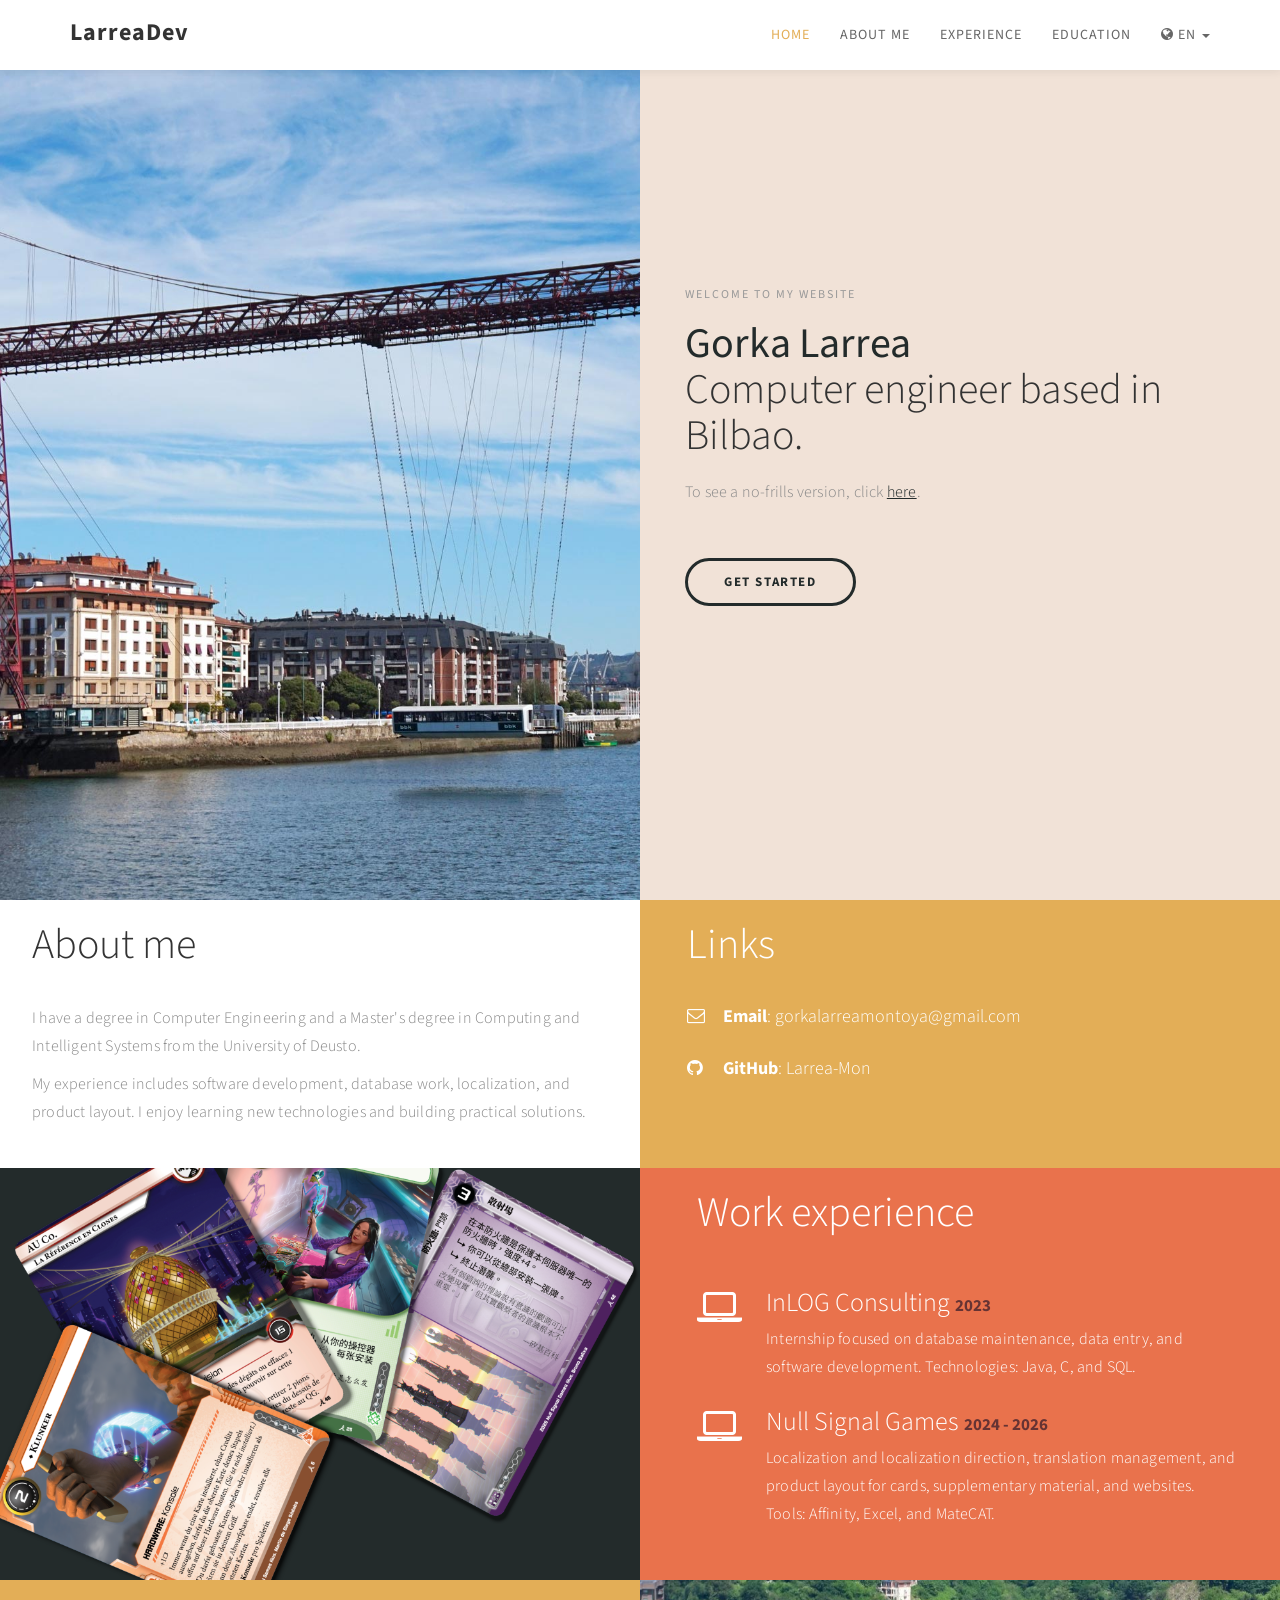
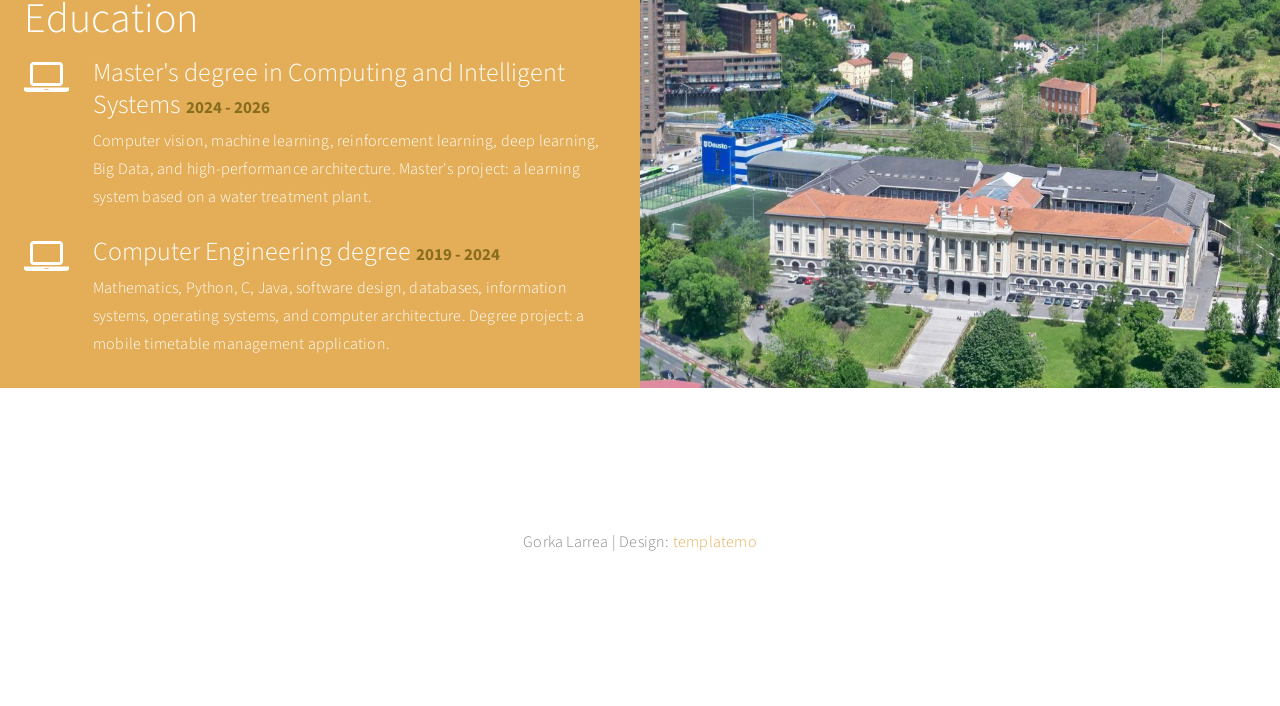
<file: index.html>
<!DOCTYPE html>
<html lang="en">
<head>

<meta charset="UTF-8">
<meta http-equiv="X-UA-Compatible" content="IE=Edge">
<meta name="description" content="Portfolio of Gorka Larrea, a computer engineer based in Bilbao, featuring education, work experience, and professional links.">
<meta name="keywords" content="">
<meta name="author" content="templatemo">
<meta name="viewport" content="width=device-width, initial-scale=1, maximum-scale=1">
<link rel="canonical" href="https://larreadev.net/">
<meta property="og:type" content="website">
<meta property="og:title" content="Gorka Larrea | Computer Engineer">
<meta property="og:description" content="Portfolio of Gorka Larrea, a computer engineer based in Bilbao, featuring education, work experience, and professional links.">
<meta property="og:url" content="https://larreadev.net/">
<meta property="og:image" content="https://larreadev.net/images/puente-colgante-portugalete-1200x630.jpg">
<meta property="og:image:alt" content="View of the Vizcaya Bridge in Portugalete">
<meta name="twitter:card" content="summary_large_image">
<meta name="twitter:title" content="Gorka Larrea | Computer Engineer">
<meta name="twitter:description" content="Portfolio of Gorka Larrea, a computer engineer based in Bilbao, featuring education, work experience, and professional links.">
<meta name="twitter:image" content="https://larreadev.net/images/puente-colgante-portugalete-1200x630.jpg">
<meta name="twitter:image:alt" content="View of the Vizcaya Bridge in Portugalete">
<script type="application/ld+json">
{
     "@context": "https://schema.org",
     "@type": "Person",
     "name": "Gorka Larrea",
     "jobTitle": "Computer Engineer",
     "url": "https://larreadev.net/",
     "email": "mailto:gorkalarreamontoya@gmail.com",
     "sameAs": [
          "https://github.com/Larrea-Mon"
     ],
     "address": {
          "@type": "PostalAddress",
          "addressLocality": "Bilbao",
          "addressCountry": "ES"
     }
}
</script>
<link rel="icon" type="image/png" href="images/icons/favicon.png">
<title>Larrea-dev</title>
<!--
Stimulus Template
http://www.templatemo.com/tm-498-stimulus
-->
<link rel="stylesheet" href="css/bootstrap.min.css">
<link rel="stylesheet" href="css/animate.css">
<link rel="stylesheet" href="css/font-awesome.min.css">
<link rel="stylesheet" href="css/templatemo-style.css">

<link href="https://fonts.googleapis.com/css?family=Source+Sans+Pro:300,400,700" rel="stylesheet">

</head>
<body data-spy="scroll" data-target=".navbar-collapse" data-offset="50">

<a class="skip-link" href="#main-content" data-i18n="skip_to_content">Skip to main content</a>


<!-- PRE LOADER -->

<div class="preloader">
     <div class="spinner">
          <span class="spinner-rotate"></span>
     </div>
</div>


<!-- Navigation Section -->

<div class="navbar navbar-fixed-top custom-navbar" role="navigation">
     <div class="container">

          <!-- navbar header -->
          <div class="navbar-header">
               <button class="navbar-toggle" type="button" data-toggle="collapse" data-target=".navbar-collapse" aria-controls="primary-navigation" aria-label="Open navigation" data-i18n-aria-label="menu_label">
                    <span class="icon icon-bar"></span>
                    <span class="icon icon-bar"></span>
                    <span class="icon icon-bar"></span>
               </button>
               <a href="#" class="navbar-brand">LarreaDev</a>
          </div>

          <div class="collapse navbar-collapse" id="primary-navigation">
               <ul class="nav navbar-nav navbar-right">
                    <li><a href="#home" class="smoothScroll" data-i18n="nav_home">Home</a></li>
                    <li><a href="#about" class="smoothScroll" data-i18n="nav_about">About Me</a></li>
                    <li><a href="#experience" class="smoothScroll" data-i18n="nav_experience">Experiences</a></li>
                    <li><a href="#education" class="smoothScroll" data-i18n="nav_education">Education</a></li>
                    <li class="dropdown" id="lang-dropdown" aria-label="Language selector" data-i18n-aria-label="language_selector">
                         <a href="#" class="dropdown-toggle" data-toggle="dropdown" aria-haspopup="true" aria-expanded="false">
                              <i class="fa fa-globe"></i> <span id="lang-current">EN</span> <span class="caret"></span>
                         </a>
                         <ul class="dropdown-menu">
                              <li><a href="#" data-lang="en">English</a></li>
                              <li><a href="#" data-lang="es">Español</a></li>
                         </ul>
                    </li>
               </ul>
          </div>

     </div>
</div>


<main id="main-content">

<!-- Home Section -->

<section id="home" class="parallax-section">
     <div class="container">
          <div class="row">

               <div class="col-md-6 col-sm-6">
                    <div class="home-img" role="img" aria-label="View of the Vizcaya Bridge in Portugalete" data-i18n-aria-label="home_image_description"></div>
               </div>

               <div class="col-md-6 col-sm-6">
                    <div class="home-thumb">
                         <div class="section-title">
                              <p class="home-welcome wow fadeInUp" data-wow-delay="0.3s" data-i18n="home_welcome">welcome to my website</p>
                              <h1 class="wow fadeInUp" data-wow-delay="0.6s"><strong>Gorka Larrea</strong><br><span data-i18n="home_title">Computer engineer based in Bilbao.</span></h1>
                              <p class="wow fadeInUp" data-wow-delay="1.1s"><span data-i18n="home_desc">To see a no-frills version, click</span> <a class="home-simple-link" href="simple.html" data-i18n="home_desc_link">here</a>.</p>
                              
                              <a href="#about" class="wow fadeInUp smoothScroll section-btn btn btn-success" data-wow-delay="1.4s" data-i18n="home_button">Get Started</a>
                              
                         </div>
                    </div>
               </div>


          </div>
     </div>
</section>


<!-- About Section -->

<section id="about" class="parallax-section">
     <div class="container">
          <div class="row">

               <div class="col-md-6 col-sm-12">
                    <div class="about-thumb">
                         <div class="wow fadeInUp section-title" data-wow-delay="0.4s">
                              <h2 class="section-heading" data-i18n="about_title">About me</h2>
                         </div>
                         <div class="wow fadeInUp" data-wow-delay="0.8s">
                              <p data-i18n="about_p1">I have a degree in Computer Engineering and a Master's degree in Computing and Intelligent Systems from the University of Deusto.</p>
                              <p data-i18n="about_p2">My experience includes software development, database work, localization, and product layout. I enjoy learning new technologies and building practical solutions.</p>
                         </div>
                    </div>
               </div>

               <div class="bg-yellow col-md-6 col-sm-12">
                    <div class="contact-links">
                         <div class="wow fadeInUp section-title color-white" data-wow-delay="1.2s">
                              <h2 class="section-heading" data-i18n="links_title">Links</h2>
                         </div>

                         <div class="wow fadeInUp links-list" data-wow-delay="1.6s">
                              <a href="mailto:gorkalarreamontoya@gmail.com">
                                   <i class="fa fa-envelope-o" aria-hidden="true"></i>
                                   <span data-i18n="email_link">Email</span>: gorkalarreamontoya@gmail.com
                              </a>
                              <a href="https://github.com/Larrea-Mon" target="_blank" rel="noopener noreferrer">
                                   <i class="fa fa-github" aria-hidden="true"></i>
                                   <span data-i18n="github_link">GitHub</span>: Larrea-Mon
                              </a>
                         </div>

                    </div>
               </div>

          </div>
     </div>
</section>


<!-- Experience Section -->

<section id="experience" class="parallax-section">
     <div class="container">
          <div class="row">

               <div class="image-column col-md-6 col-sm-6">
                    <div class="experience-image">
                         <img src="images/translation-fan.png" alt="Four playing cards in different languages spread out in a fan.">
                    </div>
               </div>

               <div class="col-md-6 col-sm-6">
                    <div class="color-white experience-thumb">
                         <div class="wow fadeInUp section-title" data-wow-delay="0.8s">
                              <h2 class="section-heading" data-i18n="experience_title">Work experience</h2>
                         </div>

                         <div class="wow fadeInUp color-white media" data-wow-delay="1.2s">
                              <div class="media-object media-left">
                                   <i class="fa fa-laptop"></i>
                              </div>
                              <div class="media-body">
                                   <h3 class="media-heading"><span data-i18n="experience_1_role">InLOG Consulting</span> <small data-i18n="experience_1_date">2023</small></h3>
                                   <p class="color-white" data-i18n="experience_1_desc">Internship focused on database maintenance, data entry, and software development. Technologies: Java, C, and SQL.</p>
                              </div>
                         </div>

                         <div class="wow fadeInUp color-white media" data-wow-delay="1.6s">
                              <div class="media-object media-left">
                                   <i class="fa fa-laptop"></i>
                              </div>
                              <div class="media-body">
                                   <h3 class="media-heading"><span data-i18n="experience_2_role">Null Signal Games</span> <small data-i18n="experience_2_date">2024 - 2026</small></h3>
                                   <p class="color-white" data-i18n="experience_2_desc">Localization, translation management, and product layout for cards, supplementary material, and websites. Tools: Affinity, Excel, and MateCAT.</p>
                              </div>
                         </div>

                    </div>
               </div>

          </div>
     </div>
</section>


<!-- Education Section -->

<section id="education" class="parallax-section">
     <div class="container">
          <div class="row">

               <div class="col-md-6 col-sm-6">
                    <div class="color-white education-thumb">
                         <div class="wow fadeInUp section-title" data-wow-delay="0.8s">
                              <h2 class="section-heading" data-i18n="education_title">Education</h2>
                         </div>

                         <div class="wow fadeInUp color-white media" data-wow-delay="1.2s">
                              <div class="media-object media-left">
                                   <i class="fa fa-laptop"></i>
                              </div>
                              <div class="media-body">
                                   <h3 class="media-heading"><span data-i18n="education_1_role">Master's degree in Computing and Intelligent Systems</span> <small data-i18n="education_1_date">2024 - 2026</small></h3>
                                   <p class="color-white" data-i18n="education_1_desc">Computer vision, machine learning, reinforcement learning, deep learning, Big Data, and high-performance architecture. Master's project: a learning system based on a water treatment plant.</p>
                              </div>
                         </div>

                         <div class="wow fadeInUp color-white media" data-wow-delay="1.6s">
                              <div class="media-object media-left">
                                   <i class="fa fa-laptop"></i>
                              </div>
                              <div class="media-body">
                                   <h3 class="media-heading"><span data-i18n="education_2_role">Computer Engineering degree</span> <small data-i18n="education_2_date">2019 - 2024</small></h3>
                                   <p class="color-white" data-i18n="education_2_desc">Mathematics, Python, C, Java, software design, databases, information systems, operating systems, and computer architecture. Degree project: a mobile timetable management application.</p>
                              </div>
                         </div>

                    </div>
               </div>

               <div class="image-column col-md-6 col-sm-6">
                    <div class="background-image education-img" role="img" aria-label="Aerial picture of the university of Deusto" data-i18n-aria-label="education_image_description"></div>
               </div>

          </div>
     </div>
</section>


</main>

<!-- Footer Section -->

<footer>
	<div class="container">
		<div class="row">

               <div class="col-md-12 col-sm-12">
                    <div class="wow fadeInUp footer-copyright" data-wow-delay="1.8s">
                         <p><span data-i18n="footer_copyright">Gorka Larrea</span>
                    
                    | Design: <a href="http://www.google.com/+templatemo" target="_parent">templatemo</a></p>
                    </div>
               </div>
			
		</div>
	</div>
</footer>

<!-- SCRIPTS -->

<script src="js/jquery.js"></script>
<script src="js/bootstrap.min.js"></script>
<script src="js/jquery.parallax.js"></script>
<script src="js/smoothscroll.js"></script>
<script src="js/wow.min.js"></script>
<script src="js/translations.js"></script>
<script src="js/i18n.js"></script>
<script src="js/custom.js"></script>

</body>
</html>
</file>
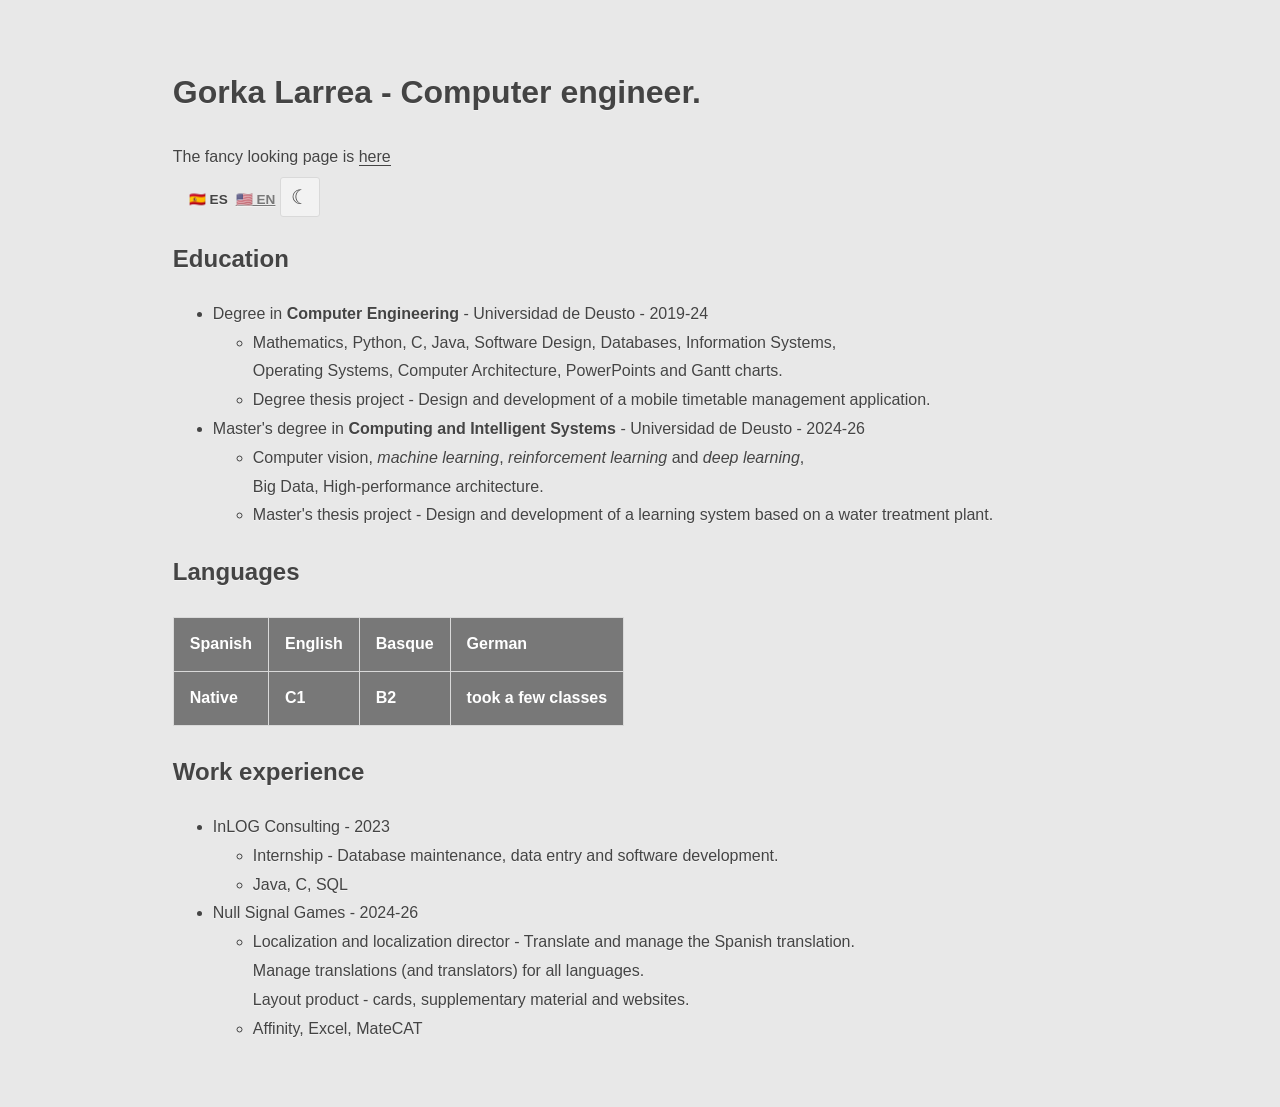
<file: simple.html>
<!DOCTYPE html>
<html lang="en">

<head>

    <meta charset="UTF-8">
    <meta http-equiv="X-UA-Compatible" content="IE=Edge">
    <meta name="description" content="Concise CV of Gorka Larrea, a computer engineer based in Bilbao, with education, languages, and work experience.">
    <meta name="keywords" content="">
    <meta name="author" content="templatemo">
    <meta name="viewport" content="width=device-width, initial-scale=1, maximum-scale=1">
    <link rel="canonical" href="https://larreadev.net/simple.html">
    <meta property="og:type" content="website">
    <meta property="og:title" content="Gorka Larrea | Concise CV">
    <meta property="og:description" content="Concise CV of Gorka Larrea, a computer engineer based in Bilbao, with education, languages, and work experience.">
    <meta property="og:url" content="https://larreadev.net/simple.html">
    <meta property="og:image" content="https://larreadev.net/images/puente-colgante-portugalete-1200x630.jpg">
    <meta property="og:image:alt" content="View of the Vizcaya Bridge in Portugalete">
    <meta name="twitter:card" content="summary_large_image">
    <meta name="twitter:title" content="Gorka Larrea | Concise CV">
    <meta name="twitter:description" content="Concise CV of Gorka Larrea, a computer engineer based in Bilbao, with education, languages, and work experience.">
    <meta name="twitter:image" content="https://larreadev.net/images/puente-colgante-portugalete-1200x630.jpg">
    <meta name="twitter:image:alt" content="View of the Vizcaya Bridge in Portugalete">
        <script type="application/ld+json">
        {
            "@context": "https://schema.org",
            "@type": "Person",
            "name": "Gorka Larrea",
            "jobTitle": "Computer Engineer",
            "url": "https://larreadev.net/",
            "email": "mailto:gorkalarreamontoya@gmail.com",
            "sameAs": [
                "https://github.com/Larrea-Mon"
            ],
            "address": {
                "@type": "PostalAddress",
                "addressLocality": "Bilbao",
                "addressCountry": "ES"
            }
        }
        </script>
    <link rel="icon" type="image/png" href="images/icons/favicon.png">

    <title>Larrea-dev CV</title>

    <link rel="stylesheet" href="css/simple.css">

</head>

<body>
    <a class="skip-link" href="#main-content" data-i18n="skip_to_content">Saltar al contenido principal</a>
    <header>
        <h1 data-i18n="simple_title">Gorka Larrea - Ingeniero informático.</h1>
        <aside><span data-i18n="simple_full_page">La página con florituras está</span> <a href="index.html" data-i18n="simple_here">aquí</a></aside>
        <nav id="lang-dropdown" aria-label="Language selector" data-i18n-aria-label="language_selector">
            <a href="#" data-lang="es"><span aria-hidden="true">🇪🇸</span> ES</a>
            <a href="#" data-lang="en"><span aria-hidden="true">🇺🇸</span> EN</a>
        </nav>
        <button type="button" id="theme-toggle" aria-label="Activar modo oscuro" aria-pressed="false">☾</button>
    </header>
    <main id="main-content">
    <h2>
        <span data-i18n="simple_education">Educación</span>
    </h2>
    <ul>
        <li>
            <span data-i18n="simple_degree">Grado en</span> <b data-i18n="simple_computer_engineering">Ingeniería informática</b> - Universidad de Deusto - 2019-24
            <ul>
                <li>
                    <span data-i18n-html="simple_degree_subjects">Matemáticas, Python, C, Java, Diseño del software, Bases de datos, Sistemas de información,<br> Sistemas Operativos, Arquitectura de Computadores, Powerpoints y Gantts.</span>
                </li>
                <li>
                    <span data-i18n="simple_degree_project">PFG - Diseño y desarrollo de una aplicación móvil de gestión de horarios.</span>
                </li>
            </ul>
        </li>
        <li>
            <span data-i18n="simple_master">Máster universitario en</span> <b data-i18n="simple_intelligent_systems">Computación y Sistemas Inteligentes</b> - Universidad de Deusto - 2024-26
            <ul>
                <li>
                    <span data-i18n-html="simple_master_subjects">Visión por computador, <i>Machine Learning</i> y también <i>reinforcement learning</i> y <i>deep learning</i>,<br> Big Data, Arquitectura de altas prestaciones.</span>
                </li>
                <li>
                    <span data-i18n="simple_master_project">PFM - Diseño y desarrollo de un sistema de aprendizaje basado en una planta de tratamiento de agua.</span>
                </li>
            </ul>
        </li>
    </ul>
    <h2>
        <span data-i18n="simple_languages">Idiomas</span>
    </h2>
    <table>
        <thead>
            <tr>
            <th scope="col">
                <span data-i18n="simple_spanish">Español</span>
            </th>
            <th scope="col">
                <span data-i18n="simple_english">Inglés</span>
            </th>
            <th scope="col">
                <span data-i18n="simple_basque">Euskera</span>
            </th>
            <th scope="col">
                <span data-i18n="simple_german">Alemán</span>
            </th>
            </tr>
        </thead>
        <tbody>
            <tr>
            <td>
                <span data-i18n="simple_native">Nativo</span>
            </td>
            <td>
                C1
            </td>
            <td>
                B2
            </td>
            <td>
                <span data-i18n="simple_short_course">Hice un cursillo</span>
            </td>
            </tr>
        </tbody>
    </table>

    <h2>
        <span data-i18n="simple_work_experience">Experiencia laboral</span>
    </h2>
    <ul>
        <li>
            InLOG Consulting - 2023
            <ul>
                <li><span data-i18n="simple_inlog_tasks">Prácticas en empresa - Arreglar bases de datos, entrada de datos, desarrollo de software.</span></li>
                <li>Java, C, SQL</li>
            </ul>
        </li>
        <li>
            Null Signal Games - 2024-26
            <ul>
                <li><span data-i18n-html="simple_null_signal_tasks">Localización, director de Localización - Traducir y gestionar la traducción al español.<br> Gestionar traducciones (y traductores) de todos los idiomas.<br> Maquetar producto - cartas, material suplementario y web.</span></li>
                <li>Affinity, Excel, MateCAT</li>
            </ul>
        </li>
    </ul>

    </main>

    <script src="js/translations.js"></script>
    <script src="js/i18n.js"></script>
    <script src="js/simple.js"></script>
</body>
</file>
<file: css/templatemo-style.css>
/*

Stimulus Template

http://www.templatemo.com/tm-498-stimulus

*/

body {
	background: #ffffff;
    font-family: 'Source Sans Pro', sans-serif;
    font-style: normal;
	font-weight: 300;
    overflow-x: hidden;
}

html,body {
  width: 100%;
  height: 100%;
}


/*---------------------------------------
    Typorgraphy              
-----------------------------------------*/

h1,h2,h3,h4,h5,h6 {
  font-style: normal;
  font-weight: 300;
}

h1,h2,h3 {
  font-weight: 300;
}

h1 {
  font-size: 42px;
  padding-bottom: 14px;
  margin-bottom: 0px;
}

.section-heading {
  font-size: 42px;
  line-height: 1.1;
  padding-bottom: 14px;
  margin-bottom: 0;
}

h2 {
  font-size: 42px;
  line-height: 52px;
  margin-top: 0px;
}

h3 {
  font-size: 26px;
  line-height: 32px;
  padding-bottom: 6px;
}

h4 {
  color: #999;
  font-size: 12px;
  font-weight: normal;
  letter-spacing: 2px;
  text-transform: uppercase;
  padding-top: 6px;
}

h5 {
  color: #666666;
}

strong {
  color: #232B2B;
  font-weight: normal;
}

p {
    color: #888;
    font-size: 16px;
    font-weight: 300;
    line-height: 28px;
    letter-spacing: 0.2px;
}

.section-btn {
  background-color: transparent;
  border: 3px solid #232B2B;
  border-radius: 100px;
  color: #232B2B;
  font-size: 13px;
  font-weight: bold;
  letter-spacing: 1.6px;
  padding: 12px 36px;
  margin-top: 42px;
  transition: all 0.4s ease-in-out;
  text-transform: uppercase;
}

.section-btn:hover {
  background: #E3AE57;
  border-color: transparent;
  color: #ffffff;
}

.btn-success:focus {
  background-color: #000;
  border-color: transparent;
}

.parallax-section {
  background-attachment: fixed !important;
  background-size: cover !important;
}

.section-title {
  position: relative;
  padding-bottom: 22px;
}

#about,
#service,
#experience,
#education,
#contact {
  position: relative;
}

#home .container,
#about .container, 
#experience .container,
#service .container,
#education .container,
#contact .container {
  width: 100%;
  padding: 0;
  margin: 0;
}

#experience .experience-thumb {
  padding: 22px 42px 42px 42px;
}

#education .education-thumb {
  padding: 16px 24px 20px 24px;
}

#education .section-title {
  padding-bottom: 0;
}

#education .section-title + .media {
  margin-top: 0;
}

#about .row {
  display: flex;
  flex-wrap: wrap;
}

#about .contact-links {
  height: 100%;
}

#service,
#quotes,
footer {
  text-align: center;
}

#experience,
#education {
  background: #E9724C;
}

.background-image {
    background-position: 50% 50% !important;
    background-size: cover !important;
    width: 100%;
    height: 100%;
    min-height: 75vh;
    position: absolute;
    top: 0;
    right: 0;
    bottom: 0;
    left: 0;
}

.color-white {
  color: #ffffff;
}

.color-yellow {
  color: #E3AE57;
}

.bg-yellow {
  background: #E3AE57;
}

.bg-white {
  background: #ffffff;
}

.bg-dark {
  background: #161616;
}



/*---------------------------------------
    General               
-----------------------------------------*/

html{
  -webkit-font-smoothing: antialiased;
}

a {
  color: #E3AE57;
  -webkit-transition: 0.5s;
  -o-transition: 0.5s;
  transition: 0.5s;
  text-decoration: none !important;
}
a:hover, a:active, a:focus {
  color: #E3AE57;
  outline: none;
}

a:focus-visible,
button:focus-visible {
  outline: 3px solid #E3AE57;
  outline-offset: 3px;
}

* {
  -webkit-box-sizing: border-box;
  -moz-box-sizing: border-box;
  box-sizing: border-box;
}

*:before,
*:after {
  -webkit-box-sizing: border-box;
  -moz-box-sizing: border-box;
  box-sizing: border-box;
}

.skip-link {
  position: absolute;
  top: -4rem;
  left: 1rem;
  z-index: 100000;
  padding: 0.75rem 1rem;
  background: #ffffff;
  color: #232B2B;
  font-weight: bold;
}

.skip-link:focus {
  top: 1rem;
  outline: 3px solid #E3AE57;
  outline-offset: 2px;
}



/*---------------------------------------
    Preloader section              
-----------------------------------------*/

.preloader {
  position: fixed;
  top: 0;
  left: 0;
  width: 100%;
  height: 100%;
  z-index: 99999;
  display: flex;
  flex-flow: row nowrap;
  justify-content: center;
  align-items: center;
  background: none repeat scroll 0 0 #ffffff;
}

.spinner {
  border: 1px solid transparent;
  border-radius: 5px;
  position: relative;
}

.spinner:before {
  content: '';
  box-sizing: border-box;
  position: absolute;
  top: 50%;
  left: 50%;
  width: 30px;
  height: 30px;
  margin-top: -10px;
  margin-left: -10px;
  border-radius: 50%;
  border: 2px solid #E3AE57;
  border-top-color: #f9f9f9;
  animation: spinner .6s linear infinite;
}

@-webkit-keyframes spinner {
  to {transform: rotate(360deg);}
}

@keyframes spinner {
  to {transform: rotate(360deg);}
}



/*---------------------------------------
    Navigation section              
-----------------------------------------*/

.custom-navbar {
    margin-bottom: 0;
    background-color: #ffffff;
}

.custom-navbar .navbar-brand {
    color: #333;
	text-shadow: 1px 1px #fff;
    font-weight: bold;
    font-size: 24px;
    line-height: 35px;
    letter-spacing: 1px;
}

.custom-navbar .nav li a {
    color: #666;
    font-size: 14px;
    font-weight: 400;
    letter-spacing: 1px;
    text-transform: uppercase;
    line-height: 40px;
    transition: all 0.4s ease-in-out;
}

.custom-navbar .nav li a:hover {
    background: transparent;
    color: #E3AE57;
}

.custom-navbar .navbar-nav > li > a:hover,
.custom-navbar .navbar-nav > li > a:focus {
  background-color: transparent;
}

.custom-navbar .nav li.active > a {
    background-color: transparent;
    color: #E3AE57;
}

#lang-dropdown > a {
    cursor: pointer;
}

#lang-dropdown .dropdown-menu {
    min-width: 130px;
    border-radius: 3px;
    box-shadow: 0 2px 6px rgba(0, 0, 0, 0.15);
}

#lang-dropdown .dropdown-menu > li > a {
    color: #666;
    text-transform: uppercase;
    font-size: 13px;
    letter-spacing: 1px;
}

#lang-dropdown .dropdown-menu > li > a:hover,
#lang-dropdown .dropdown-menu > li.active > a {
    background: #E3AE57;
    color: #fff;
}

.custom-navbar .navbar-toggle {
    border: none;
    padding-top: 10px;
}

.custom-navbar .navbar-toggle {
    background-color: transparent;
}

.custom-navbar .navbar-toggle .icon-bar {
    background: #E3AE57;
    border-color: transparent;
}

@media(min-width:768px) {
    .custom-navbar {
        padding: 0;
        border-bottom: 0;
        background: #ffffff;
        box-shadow: 0px 2px 8px 0px rgba(50, 50, 50, 0.08);
    }
}



/*---------------------------------------
    Home section              
-----------------------------------------*/

#home h1 {
  padding-bottom: 18px;
}

#home .home-welcome {
  color: #999;
  font-size: 12px;
  font-weight: normal;
  letter-spacing: 2px;
  line-height: 1.1;
  margin: 10px 0;
  padding-top: 6px;
  text-transform: uppercase;
}

#home .home-simple-link,
#home .home-simple-link:hover,
#home .home-simple-link:active,
#home .home-simple-link:focus {
  color: #232B2B;
  text-decoration: underline !important;
}

#home .col-md-6 {
  background: #f1e2d7;
/* light blue color: #c3eafd; */
  padding-right: 0;
  padding-left: 0;
}

#home .home-img {
  background: url('../images/puente-colgante-portugalete.jpg') no-repeat;
  background-size: cover;
  background-position: 50% 50%;
  width: 100%;
  height: 100vh;
}

#home .home-thumb {
  display: -webkit-box;
  display: -webkit-flex;
  display: -ms-flexbox;
  display: flex;
  -webkit-box-align: center;
  -webkit-align-items: center;
  -ms-flex-align: center;
  align-items: center;
  height: 100vh;
  padding: 0 45px 0 45px;
}



/*---------------------------------------
   About section              
-----------------------------------------*/

#about .about-img {
    background: url('../images/about-img.jpg') no-repeat;
}

#about .about-thumb,
#about .skill-thumb,
#about .contact-links {
  padding: 22px 32px 32px 32px;
}

#about .links-list a {
  display: block;
  color: #ffffff;
  font-size: 18px;
  margin-bottom: 18px;
}

#about .links-list .fa {
  width: 24px;
  margin-right: 8px;
}

#about .progress {
  background: #ffffff;
  border-radius: 0px;
  box-shadow: none;
  height: 2px;
}

#about .progress-bar-primary {
  background: #232B2B;
}

#about strong,
#about span {
  font-weight: bold;
  display: inline-block;
  padding-bottom: 8px;
}



/*---------------------------------------
    Service section              
-----------------------------------------*/

#service {
  background: #E9724C;
}

#service p {
  font-size: 18px;
  line-height: 30px;
}

#service .service-thumb {
  padding: 52px 22px 52px 22px;
}

#service .service-thumb .fa {
  font-size: 42px;
  padding-bottom: 22px;
}



/*---------------------------------------
    Experience section              
-----------------------------------------*/

#experience .experience-img {
  background: url('../images/experience-img.jpg') no-repeat;
}

#experience .media-heading {
  margin-bottom: 0px;
}

#experience .media .fa {
  font-size: 42px;
  margin-right: 14px;
}

#experience .experience-image {
  height: 100%;
  min-height: 0;
  background: #232B2B;
}

#experience .row,
#education .row {
  display: flex;
  flex-wrap: wrap;
}

#experience .image-column,
#education .image-column {
  padding-left: 0;
  padding-right: 0;
}

#experience .image-column {
  min-height: 0;
  overflow: hidden;
  position: relative;
}

#experience .experience-image {
  position: absolute;
  top: 0;
  right: 0;
  bottom: 0;
  left: 0;
  min-height: 0;
  height: auto;
}

#experience .experience-image img {
  display: block;
  width: 100%;
  max-width: 100%;
  height: 100%;
  min-height: 0;
  object-fit: cover;
}

#experience small {
  color: #633;
  font-weight: bold;
}

/*---------------------------------------
    Education section              
-----------------------------------------*/

#education {
  background: #E3AE57;
}

#education .education-img {
  background: url('../images/ingenieria.jpg') no-repeat;
}

#education .background-image {
  min-height: 0;
  height: 100%;
}

#education .media-heading {
  margin-bottom: 0px;
}

#education .media .fa {
  font-size: 42px;
  margin-right: 14px;
}

#education small {
  color: #886D1E;
  font-weight: bold;
}



/*---------------------------------------
   Quotes section              
-----------------------------------------*/

#quotes {
    background: url('../images/quotes-bg.jpg') 50% 0 repeat-y fixed;
    background-size: cover;
    background-position: center center;
    color: #ffffff;
    position: relative;
    padding: 100px 0px;
}

#quotes .overlay {
    background: #121212;
    width: 100%;
    height: 100%;
    position: absolute;
    top: 0;
    opacity: 0.7;
}

#quotes .fa {
  font-size: 42px;
  margin-top: 32px;
  margin-bottom: 22px;
}

#quotes p {
  padding-top: 32px;
}


/*---------------------------------------
    Contact section              
-----------------------------------------*/

#contact {
  background: #E9724C;
}

#contact .contact-form,
#contact .contact-thumb {
  padding: 22px 32px 22px 32px;
  min-height: 75vh;
}

#contact .contact-img {
  background: url('../images/contact-img.jpg') no-repeat;
  min-height: 75vh;
}

#contact .contact-info {
  padding-top: 6px;
  padding-bottom: 6px;
}

#contact .form-control::-moz-placeholder{color:#ffffff;opacity:1}
#contact .form-control:-ms-input-placeholder{color:#ffffff}
#contact .form-control::-webkit-input-placeholder{color:#ffffff}

#contact .form-control {
  background: transparent;
  border: none;
  border-bottom: 1px solid #E3AE57;
  border-radius: 0px;
  box-shadow: none;
  color: #ffffff;
  font-size: 18px;
  margin-top: 10px;
  margin-bottom: 25px;
  transition: all 0.4s ease-in-out;
}

#contact .form-control:focus {
  border-bottom-color: #ffffff;
}

#contact input {
  height: 45px;
}

#contact input[type="submit"] {
  background: #ffffff;
  border: 2px solid transparent;
  border-radius: 40px;
  color: #161616;
  padding-bottom: 10px;
}

#contact input[type="submit"]:hover {
  background: transparent;
  border-color: #ffffff;
  color: #ffffff;
}

#contact .fa {
  padding-right: 10px;
}



/*---------------------------------------
   Footer section              
-----------------------------------------*/

footer {
    padding: 140px 0px;
}



/*---------------------------------------
   Social icon             
-----------------------------------------*/

.social-icon {
    position: relative;
    padding: 0;
    margin: 0;
    text-align: center;
}

.social-icon li {
    display: inline-block;
    list-style: none;
}

.social-icon li a {
    border: 2px solid transparent;
    color: #999;
    border-radius: 100px;
    cursor: pointer;
    font-size: 16px;
    text-decoration: none;
    transition: all 0.4s ease-in-out;
    width: 50px;
    height: 50px;
    line-height: 50px;
    text-align: center;
    vertical-align: middle;
    position: relative;
    margin: 22px 4px 10px 4px;
}

.social-icon li a:hover {
    background: #E3AE57;
    border-color: #ffffff;
    color: #ffffff;
    transform: scale(1.1);
}



/*---------------------------------------
   Mobile Responsive         
-----------------------------------------*/

@media only screen and (max-width: 580px) {
  h1 {
    font-size: 32px;
  }

  .section-heading {
    font-size: 32px;
  }

  h2 {
    font-size: 28px;
    line-height: inherit;
  }

  h3 {
    font-size: 22px;
    line-height: inherit;
  }
}

@media only screen and (max-width: 767px) {
  .custom-navbar .navbar-brand {
    line-height: 18px;
  }

  #home .home-thumb {
    height: auto;
    padding-top: 32px;
    padding-bottom: 12px;
  }

  #home .container,
  #about .container, 
  #experience .container,
  #service .container,
  #education .container,
  #contact .container {
    padding-right: 15px;
    padding-left: 15px;
  }

  #about .col-md-3,
  #experience .col-md-6,
  #education .col-md-6,
  #contact .col-md-3 {
    padding: 0;
    margin: 0;
  }

  #experience .row,
  #education .row,
  #about .row {
    display: block;
  }

  .background-image {
    position: relative;
    min-height: 40vh;
  }

  #experience .experience-image {
    position: relative;
    height: auto;
  }

  #experience .experience-image img {
    height: auto;
    object-fit: initial;
  }
}

@media only screen and (max-width: 1024px) {
  .section-title {
    padding-bottom: 12px;
  }

  footer {
    padding: 40px 0;
  }
}

@media (prefers-reduced-motion: reduce) {
  *,
  *::before,
  *::after {
    animation-duration: 0.01ms !important;
    animation-iteration-count: 1 !important;
    transition-duration: 0.01ms !important;
    scroll-behavior: auto !important;
  }

  .parallax-section {
    background-attachment: scroll !important;
  }
}
</file>
<file: css/simple.css>
body {
    margin: 5% auto;
    background: var(--background-color);
    color: var(--text-color);
    font-family: -apple-system, BlinkMacSystemFont, "Segoe UI", Roboto, Helvetica, Arial, sans-serif;
    font-size: 1rem;
    line-height: 1.8;
    text-shadow: 0 1px 0 #f2f2f2;
    max-width: 73%;
    transition: background-color 0.2s ease, color 0.2s ease;
}

:root {
    --background-color: #e8e8e8;
    --surface-color: #f2f2f2;
    --text-color: #444444;
    --border-color: #d9d9d9;
    --header-color: #787878;
}

body.dark-mode {
    --background-color: #242424;
    --surface-color: #303030;
    --text-color: #eeeeee;
    --border-color: #555555;
    --header-color: #555555;
    text-shadow: none;
}

code {
    background: white;
}

a {
    border-bottom: 1px solid var(--text-color);
    color: var(--text-color);
    text-decoration: none;
}

a:hover {
    border-bottom: 0;
}

a:focus-visible,
#theme-toggle:focus-visible {
    outline: 3px solid var(--header-color);
    outline-offset: 3px;
}

.skip-link {
    position: absolute;
    top: -4rem;
    left: 1rem;
    z-index: 1;
    padding: 0.5rem 0.75rem;
    background: var(--surface-color);
    color: var(--text-color);
    text-shadow: none;
}

.skip-link:focus {
    top: 1rem;
    outline: 3px solid var(--header-color);
    outline-offset: 2px;
}

#theme-toggle {
    width: 2.5rem;
    height: 2.5rem;
    border: 1px solid var(--border-color);
    border-radius: 3px;
    padding: 0;
    background: var(--surface-color);
    color: var(--text-color);
    cursor: pointer;
    font-size: 1.25rem;
    line-height: 1;
}

#lang-dropdown {
    display: inline-flex;
    gap: 0.5rem;
    margin: 1rem 0 0 1rem;
}

#lang-dropdown a {
    border-bottom: 0;
    color: var(--text-color);
    font-size: 0.85rem;
    font-weight: 600;
}

#lang-dropdown a:hover,
#lang-dropdown a.active {
    color: var(--header-color);
    text-decoration: underline;
}

#theme-toggle:hover {
    background: var(--header-color);
    color: #ffffff;
}

table {
    border-collapse: collapse;
    margin: 1.5rem 0;
    max-width: 100%;
    width: fit-content;
    background: var(--surface-color);
    text-align: left;
}

th,
td {
    border: 1px solid var(--border-color);
    padding: 0.75rem 1rem;
}

tr:first-child {
    background: var(--header-color);
    color: #ffffff;
    font-weight: 600;
    text-shadow: none;
}

tr:nth-child(even) {
    background: var(--surface-color);
}

@media (prefers-reduced-motion: reduce) {
    *,
    *::before,
    *::after {
        animation-duration: 0.01ms !important;
        animation-iteration-count: 1 !important;
        transition-duration: 0.01ms !important;
        scroll-behavior: auto !important;
    }
}
</file>
